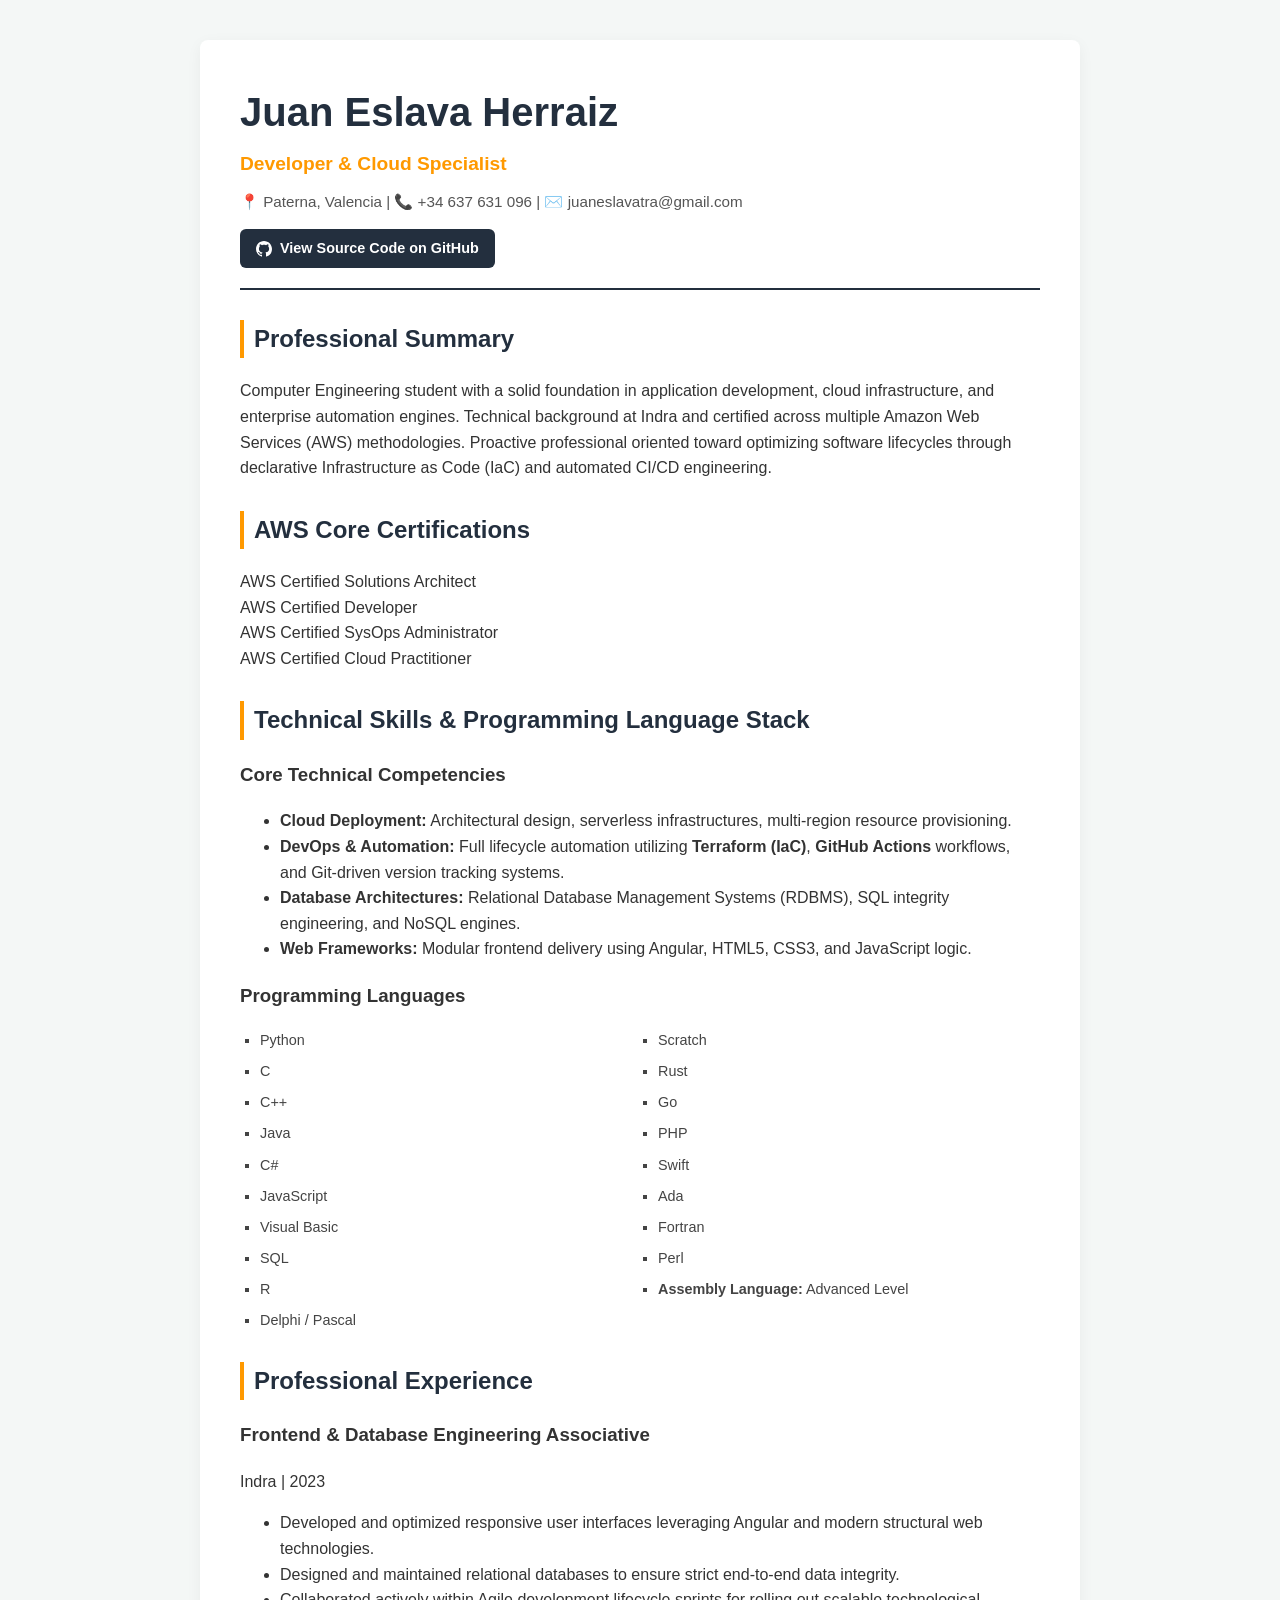
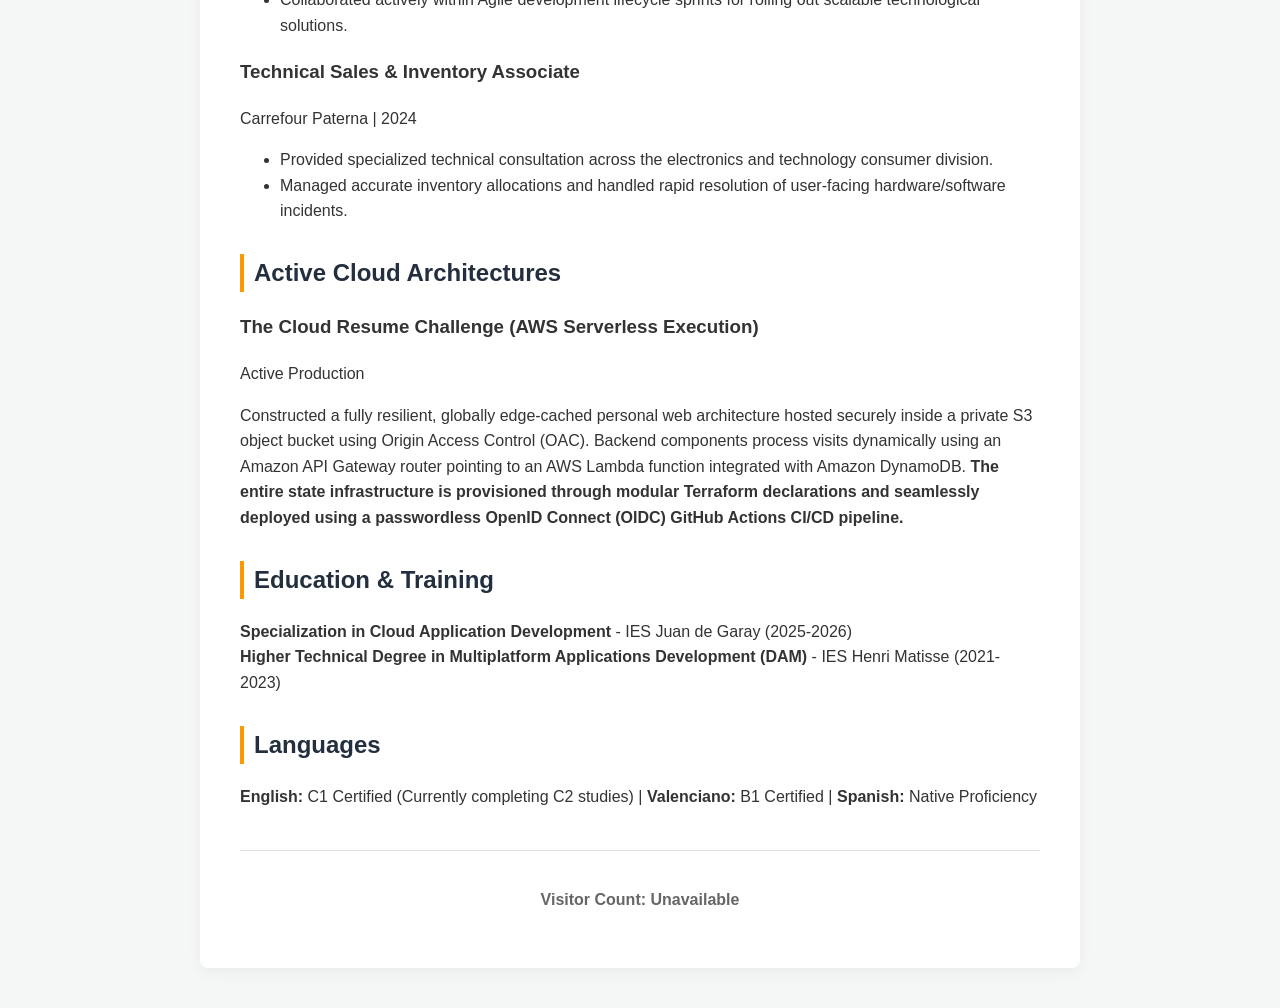
<file: frontend/index.html>
<!DOCTYPE html>
<html lang="en">
<head>
    <meta charset="UTF-8">
    <meta name="viewport" content="width=device-width, initial-scale=1.0">
    <title>Juan Eslava Herraiz - Cloud Portfolio</title>
    <link rel="stylesheet" href="style.css">
</head>
<body>
    <div class="resume-container">
        <header>
            <h1>Juan Eslava Herraiz</h1>
            <p>Developer & Cloud Specialist</p>
            <div class="contact-bar">
                <span>📍 Paterna, Valencia</span> | 
                <span>📞 +34 637 631 096</span> | 
                <span>✉️ juaneslavatra@gmail.com</span>
            </div>
            <div class="header-actions">
                <a href="https://github.com/Adonitologist/aws-cloud-resume-challenge" target="_blank" rel="noopener noreferrer" class="github-btn">
                    <svg height="16" width="16" viewBox="0 0 16 16" fill="currentColor">
                        <path d="M8 0C3.58 0 0 3.58 0 8c0 3.54 2.29 6.53 5.47 7.59.4.07.55-.17.55-.38 0-.19-.01-.82-.01-1.49-2.01.37-2.53-.49-2.69-.94-.09-.23-.48-.94-.82-1.13-.28-.15-.68-.52-.01-.53.63-.01 1.08.58 1.23.82.72 1.21 1.87.87 2.33.66.07-.52.28-.87.51-1.07-1.78-.2-3.64-.89-3.64-3.95 0-.87.31-1.59.82-2.15-.08-.2-.36-1.02.08-2.12 0 0 .67-.21 2.2.82.64-.18 1.32-.27 2-.27.68 0 1.36.09 2 .27 1.53-1.04 2.2-.82 2.2-.82.44 1.1.16 1.92.08 2.12.51.56.82 1.28.82 2.15 0 3.07-1.87 3.75-3.65 3.95.29.25.54.73.54 1.48 0 1.07-.01 1.93-.01 2.2 0 .21.15.46.55.38A8.013 8.013 0 0016 8c0-4.42-3.58-8-8-8z"/>
                    </svg>
                    View Source Code on GitHub
                </a>
            </div>
        </header>

        <section class="profile">
            <h2>Professional Summary</h2>
            <p>Computer Engineering student with a solid foundation in application development, cloud infrastructure, and enterprise automation engines. Technical background at Indra and certified across multiple Amazon Web Services (AWS) methodologies. Proactive professional oriented toward optimizing software lifecycles through declarative Infrastructure as Code (IaC) and automated CI/CD engineering.</p>
        </section>

        <section class="certifications">
            <h2>AWS Core Certifications</h2>
            <div class="cert-grid">
                <div class="cert-card">AWS Certified Solutions Architect</div>
                <div class="cert-card">AWS Certified Developer</div>
                <div class="cert-card">AWS Certified SysOps Administrator</div>
                <div class="cert-card">AWS Certified Cloud Practitioner</div>
            </div>
        </section>

        <section class="skills">
            <h2>Technical Skills & Programming Language Stack</h2>
            <div class="skills-wrapper">
                <div class="skill-category">
                    <h3>Core Technical Competencies</h3>
                    <ul>
                        <li><strong>Cloud Deployment:</strong> Architectural design, serverless infrastructures, multi-region resource provisioning.</li>
                        <li><strong>DevOps & Automation:</strong> Full lifecycle automation utilizing <strong>Terraform (IaC)</strong>, <strong>GitHub Actions</strong> workflows, and Git-driven version tracking systems.</li>
                        <li><strong>Database Architectures:</strong> Relational Database Management Systems (RDBMS), SQL integrity engineering, and NoSQL engines.</li>
                        <li><strong>Web Frameworks:</strong> Modular frontend delivery using Angular, HTML5, CSS3, and JavaScript logic.</li>
                    </ul>
                </div>
                <div class="skill-category">
                    <h3>Programming Languages</h3>
                    <ul class="language-list">
                        <li>Python</li>
                        <li>C</li>
                        <li>C++</li>
                        <li>Java</li>
                        <li>C#</li>
                        <li>JavaScript</li>
                        <li>Visual Basic</li>
                        <li>SQL</li>
                        <li>R</li>
                        <li>Delphi / Pascal</li>
                        <li>Scratch</li>
                        <li>Rust</li>
                        <li>Go</li>
                        <li>PHP</li>
                        <li>Swift</li>
                        <li>Ada</li>
                        <li>Fortran</li>
                        <li>Perl</li>
                        <li><strong>Assembly Language:</strong> <span class="badge">Advanced Level</span></li>
                    </ul>
                </div>
            </div>
        </section>

        <section class="experience">
            <h2>Professional Experience</h2>
            <div class="job">
                <div class="job-header">
                    <h3>Frontend & Database Engineering Associative</h3>
                    <span class="company-date">Indra | 2023</span>
                </div>
                <ul>
                    <li>Developed and optimized responsive user interfaces leveraging Angular and modern structural web technologies.</li>
                    <li>Designed and maintained relational databases to ensure strict end-to-end data integrity.</li>
                    <li>Collaborated actively within Agile development lifecycle sprints for rolling out scalable technological solutions.</li>
                </ul>
            </div>
            <div class="job">
                <div class="job-header">
                    <h3>Technical Sales & Inventory Associate</h3>
                    <span class="company-date">Carrefour Paterna | 2024</span>
                </div>
                <ul>
                    <li>Provided specialized technical consultation across the electronics and technology consumer division.</li>
                    <li>Managed accurate inventory allocations and handled rapid resolution of user-facing hardware/software incidents.</li>
                </ul>
            </div>
        </section>

        <section class="projects">
            <h2>Active Cloud Architectures</h2>
            <div class="job">
                <div class="job-header">
                    <h3>The Cloud Resume Challenge (AWS Serverless Execution)</h3>
                    <span class="company-date">Active Production</span>
                </div>
                <p>Constructed a fully resilient, globally edge-cached personal web architecture hosted securely inside a private S3 object bucket using Origin Access Control (OAC). Backend components process visits dynamically using an Amazon API Gateway router pointing to an AWS Lambda function integrated with Amazon DynamoDB. <strong>The entire state infrastructure is provisioned through modular Terraform declarations and seamlessly deployed using a passwordless OpenID Connect (OIDC) GitHub Actions CI/CD pipeline.</strong></p>
            </div>
        </section>

        <section class="education">
            <h2>Education & Training</h2>
            <div class="edu-item">
                <strong>Specialization in Cloud Application Development</strong> - IES Juan de Garay <span>(2025-2026)</span>
            </div>
            <div class="edu-item">
                <strong>Higher Technical Degree in Multiplatform Applications Development (DAM)</strong> - IES Henri Matisse <span>(2021-2023)</span>
            </div>
        </section>

        <section class="languages">
            <h2>Languages</h2>
            <p><strong>English:</strong> C1 Certified (Currently completing C2 studies) | <strong>Valenciano:</strong> B1 Certified | <strong>Spanish:</strong> Native Proficiency</p>
        </section>

        <footer>
            <p id="counter">Visitor Count: Loading...</p>
        </footer>
    </div>
    <script src="main.js"></script>
</body>
</html>
</file>
<file: frontend/style.css>
body {
    font-family: 'Segoe UI', Tahoma, Geneva, Verdana, sans-serif;
    background-color: #f4f7f6;
    color: #333;
    line-height: 1.6;
    margin: 0;
    padding: 40px 20px;
    display: flex;
    justify-content: center;
}

.resume-container {
    background: #ffffff;
    max-width: 800px;
    width: 100%;
    padding: 40px;
    border-radius: 8px;
    box-shadow: 0 4px 15px rgba(0, 0, 0, 0.05);
}

header {
    border-bottom: 2px solid #232f3e;
    padding-bottom: 20px;
    margin-bottom: 20px;
}

header h1 {
    margin: 0;
    color: #232f3e;
    font-size: 2.5rem;
}

header p {
    margin: 5px 0 0 0;
    color: #ff9900;
    font-weight: bold;
    font-size: 1.2rem;
}

.contact-bar {
    margin-top: 10px;
    font-size: 0.95rem;
    color: #555;
}

.header-actions {
    margin-top: 15px;
}

.github-btn {
    display: inline-flex;
    align-items: center;
    gap: 8px;
    background-color: #232f3e;
    color: #ffffff;
    padding: 8px 16px;
    border-radius: 6px;
    text-decoration: none;
    font-size: 0.9rem;
    font-weight: 600;
    transition: background-color 0.2s ease, transform 0.1s ease;
}

.github-btn:hover {
    background-color: #ff9900;
    color: #232f3e;
    transform: translateY(-1px);
}

h2 {
    color: #232f3e;
    border-left: 4px solid #ff9900;
    padding-left: 10px;
    margin-top: 30px;
}

footer {
    margin-top: 40px;
    border-top: 1px solid #e0e0e0;
    padding-top: 20px;
    text-align: center;
    font-weight: bold;
    color: #666;
}

.language-list {
    list-style-type: square;
    padding-left: 20px;
    margin: 0;
    columns: 2;
    -webkit-columns: 2;
    -moz-columns: 2;
}

.language-list li {
    margin-bottom: 8px;
    font-size: 0.9rem;
    color: #444;
}
</file>
